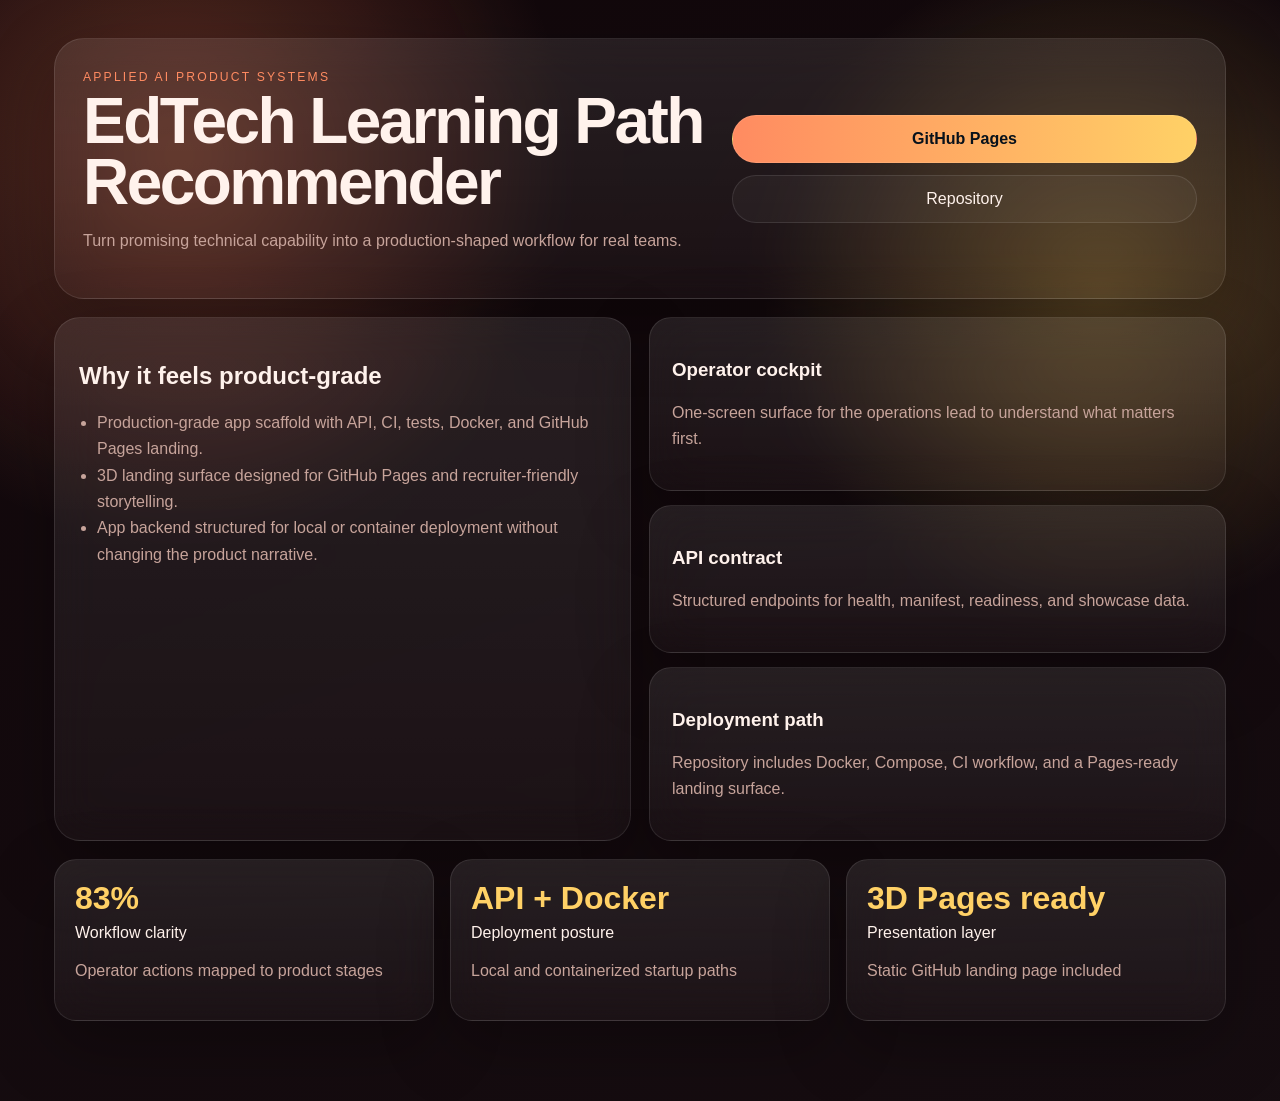
<file: docs/index.html>
<!DOCTYPE html>
<html lang="en">
<head>
  <meta charset="UTF-8" />
  <meta name="viewport" content="width=device-width, initial-scale=1.0" />
  <title>EdTech Learning Path Recommender Landing</title>
  <link rel="stylesheet" href="landing.css" />
</head>
<body>
  <div class="scene" id="scene">
    <div class="backdrop"></div>
    <main class="deck">
      <section class="hero-card glass">
        <div>
          <span class="eyebrow">Applied AI product systems</span>
          <h1>EdTech Learning Path Recommender</h1>
          <p>Turn promising technical capability into a production-shaped workflow for real teams.</p>
        </div>
        <nav class="cta-stack">
          <a class="cta primary" href="https://r-behera.github.io/edtech-learning-path-recommender/">GitHub Pages</a>
          <a class="cta" href="https://github.com/R-behera/edtech-learning-path-recommender">Repository</a>
        </nav>
      </section>
      <section class="orbit-grid">
        <div class="glass panel large">
          <h2>Why it feels product-grade</h2>
          <ul><li>Production-grade app scaffold with API, CI, tests, Docker, and GitHub Pages landing.</li><li>3D landing surface designed for GitHub Pages and recruiter-friendly storytelling.</li><li>App backend structured for local or container deployment without changing the product narrative.</li></ul>
        </div>
        <div id="cards" class="card-stack"></div>
      </section>
      <section class="metrics-row" id="metrics"></section>
    </main>
  </div>
  <script>window.PROJECT_MANIFEST = {"slug": "edtech-learning-path-recommender", "title": "EdTech Learning Path Recommender", "summary": "![Demo Screenshot](demo/screenshot.png)", "domain": "Applied AI product systems", "audience": "operations lead", "promise": "Turn promising technical capability into a production-shaped workflow for real teams.", "hero": ["Production-grade app scaffold with API, CI, tests, Docker, and GitHub Pages landing.", "3D landing surface designed for GitHub Pages and recruiter-friendly storytelling.", "App backend structured for local or container deployment without changing the product narrative."], "kpis": [{"label": "Workflow clarity", "value": "83%", "note": "Operator actions mapped to product stages"}, {"label": "Deployment posture", "value": "API + Docker", "note": "Local and containerized startup paths"}, {"label": "Presentation layer", "value": "3D Pages ready", "note": "Static GitHub landing page included"}], "stages": ["ingest", "validate", "analyze", "decide", "monitor"], "cards": [{"title": "Operator cockpit", "body": "One-screen surface for the operations lead to understand what matters first."}, {"title": "API contract", "body": "Structured endpoints for health, manifest, readiness, and showcase data."}, {"title": "Deployment path", "body": "Repository includes Docker, Compose, CI workflow, and a Pages-ready landing surface."}], "scene": "glass-atlas", "theme": {"bg": "#10070a", "surface": "#1b1116", "ink": "#fff2ec", "muted": "#c7a49b", "accent": "#ff8b61", "accent2": "#ffd166"}, "pages_url": "https://r-behera.github.io/edtech-learning-path-recommender/", "api_examples": {"health": {"status": "ok", "project": "edtech-learning-path-recommender"}, "readiness": {"api": "ready", "landing_page": "docs/index.html", "container": "Dockerfile present"}, "signals": [{"name": "Decision coverage", "status": "strong", "detail": "App and landing narrative aligned"}, {"name": "Operator context", "status": "strong", "detail": "Primary user anchored as operations lead"}, {"name": "Delivery path", "status": "ready", "detail": "Pages + containerized app scaffold generated"}]}};</script>
  <script src="landing.js"></script>
</body>
</html>
</file>
<file: docs/landing.css>
:root{--bg:#10070a;--surface:#1b1116;--ink:#fff2ec;--muted:#c7a49b;--accent:#ff8b61;--accent2:#ffd166;--rx:0deg;--ry:0deg;}*{box-sizing:border-box}html,body{margin:0;min-height:100%;font-family:Inter,Segoe UI,sans-serif;background:var(--bg);color:var(--ink)}.scene{min-height:100vh;overflow:hidden;position:relative;transform-style:preserve-3d;perspective:1600px}.backdrop{position:absolute;inset:-10%;background:radial-gradient(circle at 20% 20%,color-mix(in srgb,var(--accent) 30%, transparent),transparent 24%),radial-gradient(circle at 80% 30%,color-mix(in srgb,var(--accent2) 28%, transparent),transparent 22%),linear-gradient(160deg,var(--bg),color-mix(in srgb,var(--surface) 78%, black));filter:saturate(1.15)}.deck{position:relative;z-index:2;max-width:1220px;margin:0 auto;padding:38px 24px 80px;transform:rotateX(var(--rx)) rotateY(var(--ry));transition:transform .12s ease-out}.glass{background:linear-gradient(180deg,rgba(255,255,255,.09),rgba(255,255,255,.03));border:1px solid rgba(255,255,255,.1);backdrop-filter:blur(22px);box-shadow:0 24px 70px rgba(0,0,0,.28)}.hero-card{display:grid;grid-template-columns:1.15fr .85fr;gap:20px;padding:28px;border-radius:30px;margin-bottom:18px}.eyebrow{letter-spacing:.18em;text-transform:uppercase;font-size:.76rem;color:var(--accent)}h1{font-size:clamp(2.4rem,5vw,4.8rem);line-height:.94;margin:.4rem 0 1rem;letter-spacing:-.04em}p,li{color:var(--muted);line-height:1.65}.cta-stack{display:flex;flex-direction:column;justify-content:center;gap:12px}.cta{display:inline-flex;justify-content:center;padding:14px 18px;border-radius:999px;text-decoration:none;color:var(--ink);border:1px solid rgba(255,255,255,.1);background:rgba(255,255,255,.04)}.primary{background:linear-gradient(90deg,var(--accent),var(--accent2));color:#07111b;font-weight:700}.orbit-grid{display:grid;grid-template-columns:1fr 1fr;gap:18px;margin-bottom:18px}.panel.large{padding:24px;border-radius:26px}.card-stack{display:grid;gap:14px}.flip{padding:22px;border-radius:22px;transform:translateZ(var(--z))}.metrics-row{display:grid;grid-template-columns:repeat(3,minmax(0,1fr));gap:16px}.metric{padding:20px;border-radius:22px}.metric strong{display:block;font-size:2rem;color:var(--accent2);margin-bottom:.4rem}ul{padding-left:18px;margin:14px 0 0}@media(max-width:980px){.hero-card,.orbit-grid,.metrics-row{grid-template-columns:1fr}.deck{padding:22px 16px 60px}}
</file>
